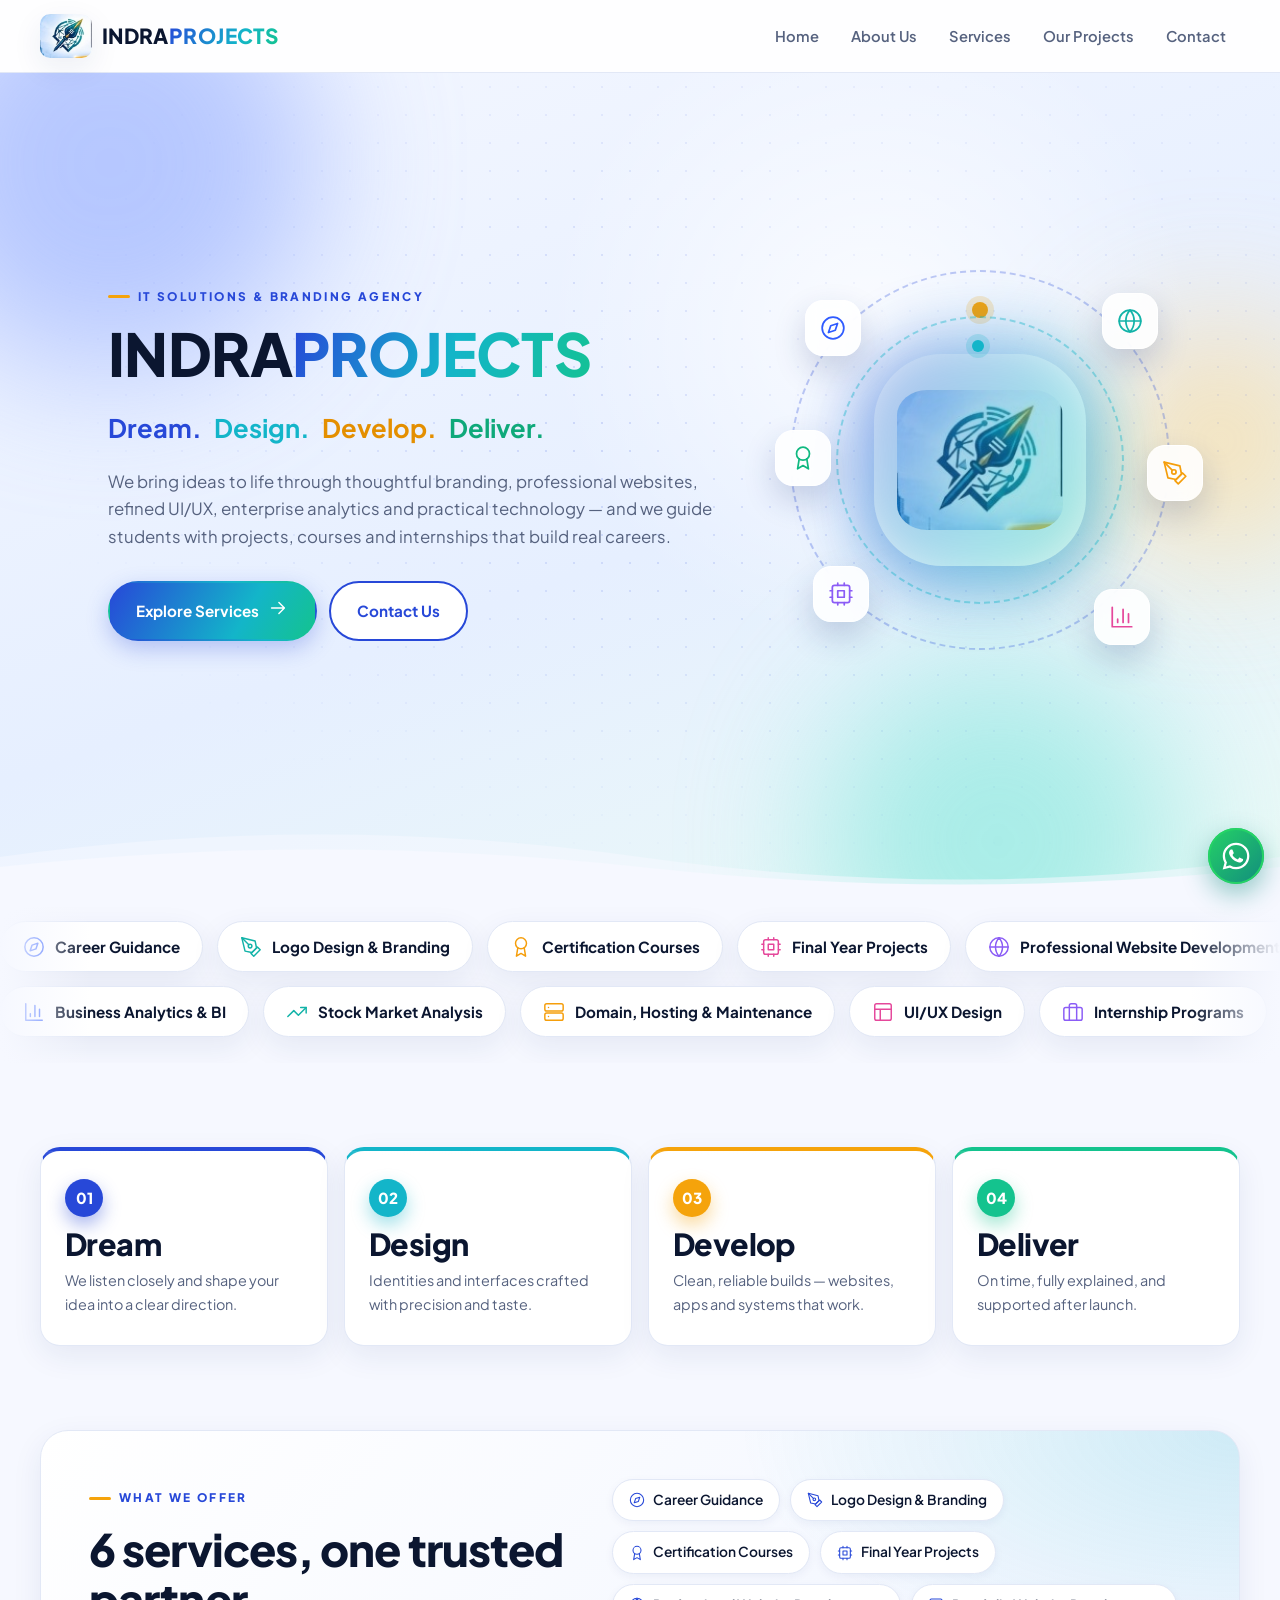
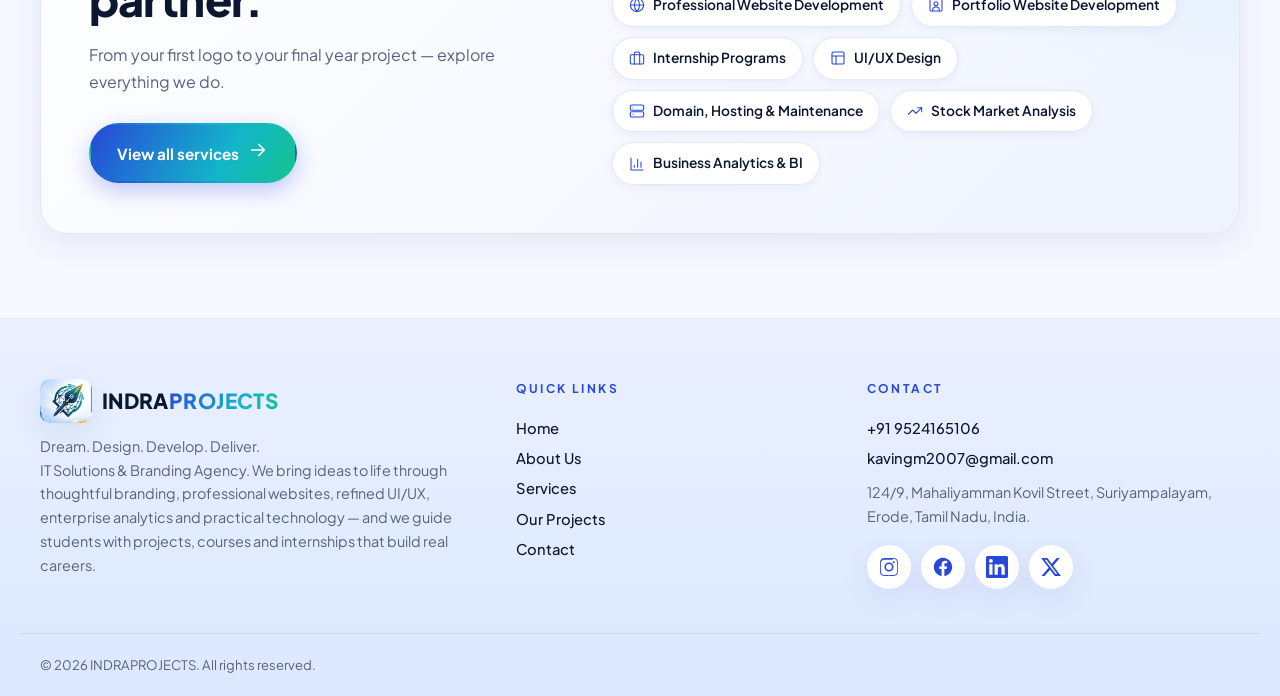
<file: index.html>
<!DOCTYPE html>
<html lang="en">
<head>
<meta charset="UTF-8">
<meta name="viewport" content="width=device-width, initial-scale=1">
<title>INDRAPROJECTS — IT Solutions &amp; Branding Agency</title>
<meta name="description" content="INDRAPROJECTS: websites, branding, UI/UX, final year projects and internships. Dream. Design. Develop. Deliver.">
<meta name="theme-color" content="#06070a">
<link rel="icon" type="image/png" href="assets/favicon.png">
<link rel="preconnect" href="https://fonts.googleapis.com"><link rel="preconnect" href="https://fonts.gstatic.com" crossorigin>
<link rel="stylesheet" href="https://fonts.googleapis.com/css2?family=Plus+Jakarta+Sans:wght@400;500;600;700;800&display=swap">
<link rel="stylesheet" href="css/style.css">
</head>
<body data-page="home">
<div id="site-header"></div>
<main>
<section class="hero"><div class="blob b1"></div><div class="blob b2"></div><div class="blob b3"></div><div class="dots"></div>
<div class="wrap hero-in"><div class="hero-txt"><p class="eyebrow">IT Solutions &amp; Branding Agency</p>
<h1 class="hname"><span>INDRA</span><span class="gold">PROJECTS</span></h1>
<p class="tl"><span>Dream.</span> <span>Design.</span> <span>Develop.</span> <span>Deliver.</span></p>
<p class="in">We bring ideas to life through thoughtful branding, professional websites, refined UI/UX, enterprise analytics and practical technology — and we guide students with projects, courses and internships that build real careers.</p>
<div class="acts"><a class="btn gold-b" href="services.html">Explore Services <i data-ic="arrow"></i></a><a class="btn gold-o" href="contact.html">Contact Us</a></div></div>
<div class="hero-art" aria-hidden="true"><div class="ring r1"></div><div class="ring r2"></div><div class="orb"><img src="assets/logo.png" alt="" width="159" height="135"></div></div></div><div class="wave w2"></div><div class="wave"></div></section>
<section class="marq" aria-hidden="true"><div class="track" id="mq1"></div><div class="track rev" id="mq2"></div></section>
<section class="sec"><div class="wrap"><ol class="steps">
<li><span class="n">01</span><h3>Dream</h3><p class="muted sm">We listen closely and shape your idea into a clear direction.</p></li>
<li><span class="n">02</span><h3>Design</h3><p class="muted sm">Identities and interfaces crafted with precision and taste.</p></li>
<li><span class="n">03</span><h3>Develop</h3><p class="muted sm">Clean, reliable builds — websites, apps and systems that work.</p></li>
<li><span class="n">04</span><h3>Deliver</h3><p class="muted sm">On time, fully explained, and supported after launch.</p></li></ol></div></section>
<section class="sec" style="padding-top:0"><div class="wrap"><div class="tz"><div><p class="eyebrow">What we offer</p>
<h2 class="t"><span id="count">11</span> services, one trusted partner.</h2><p class="muted" style="margin:18px 0 28px">From your first logo to your final year project — explore everything we do.</p>
<a class="btn gold-b" href="services.html">View all services <i data-ic="arrow"></i></a></div><ul class="pills" id="teaser"></ul></div></div></section>
</main>
<div id="site-footer"></div>
<script src="js/icons.js"></script>
<script src="js/data.js"></script>
<script src="js/main.js"></script>
</body>
</html>
</file>
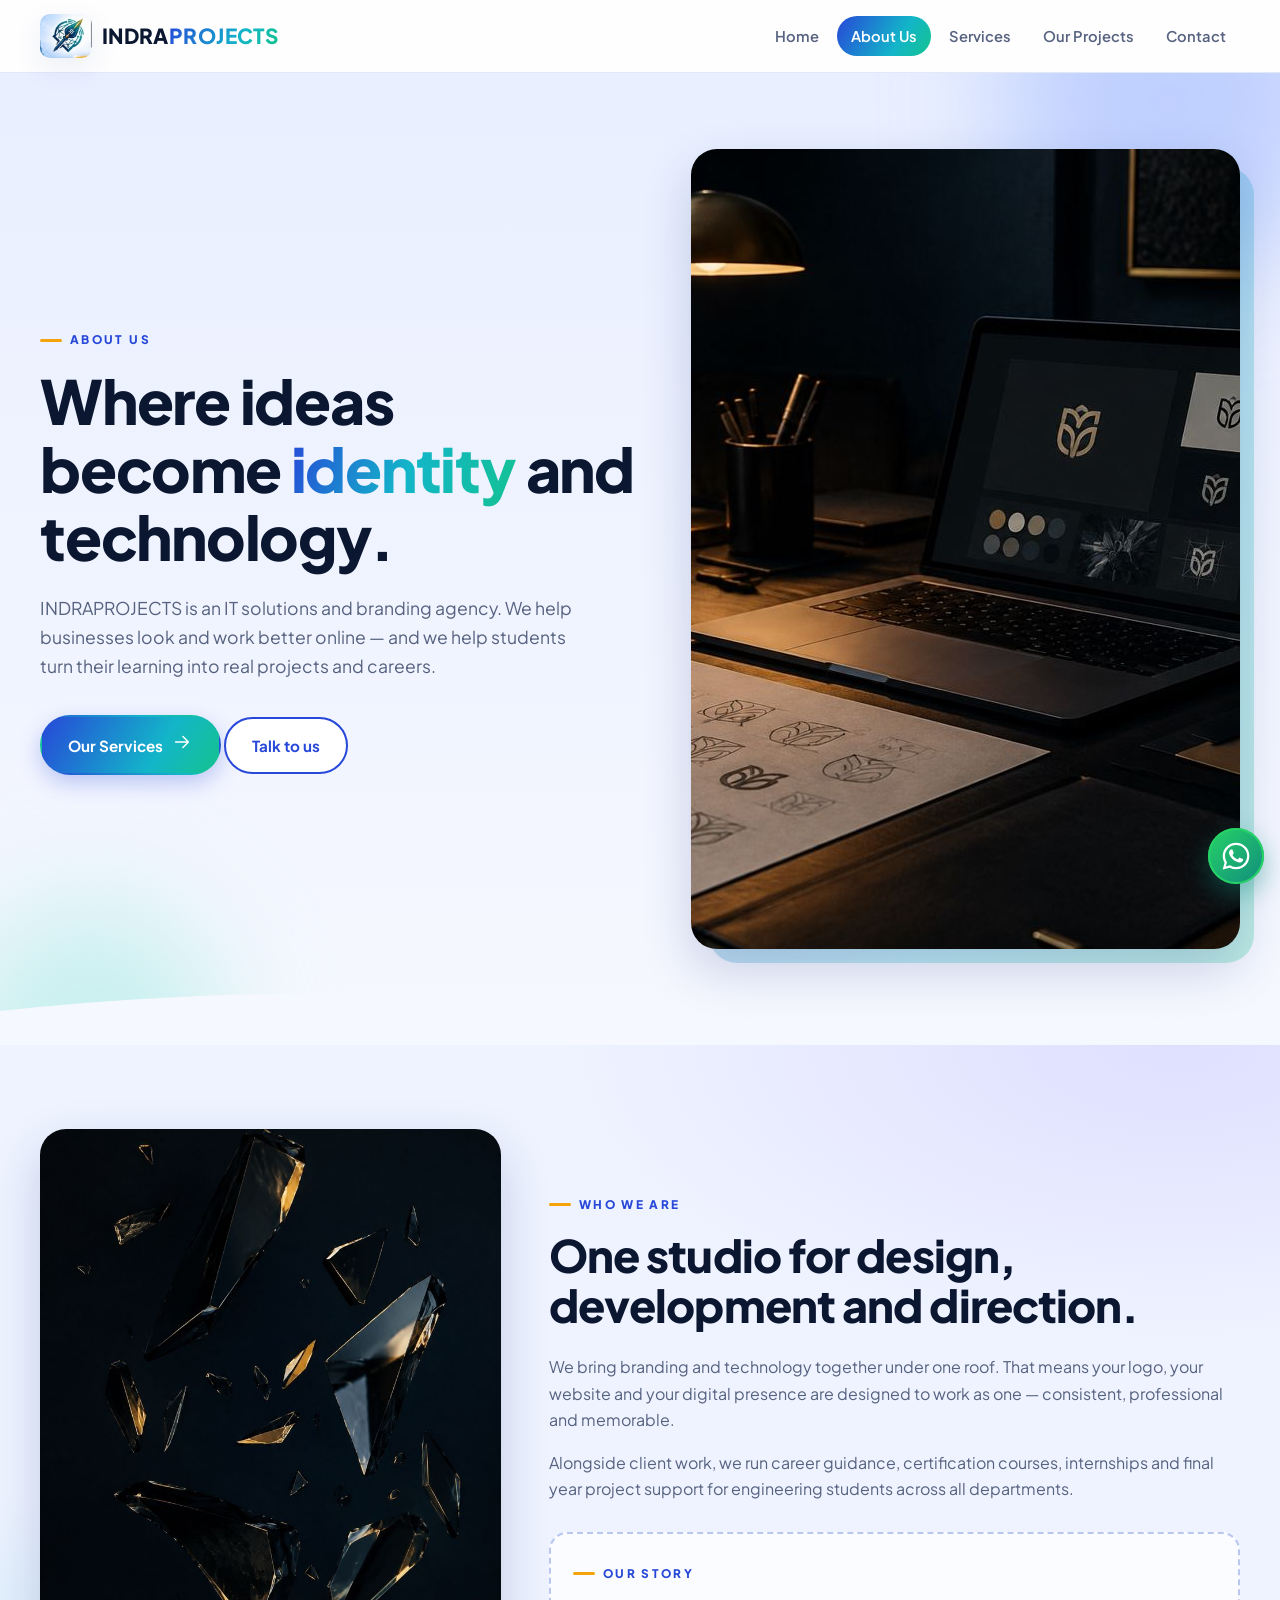
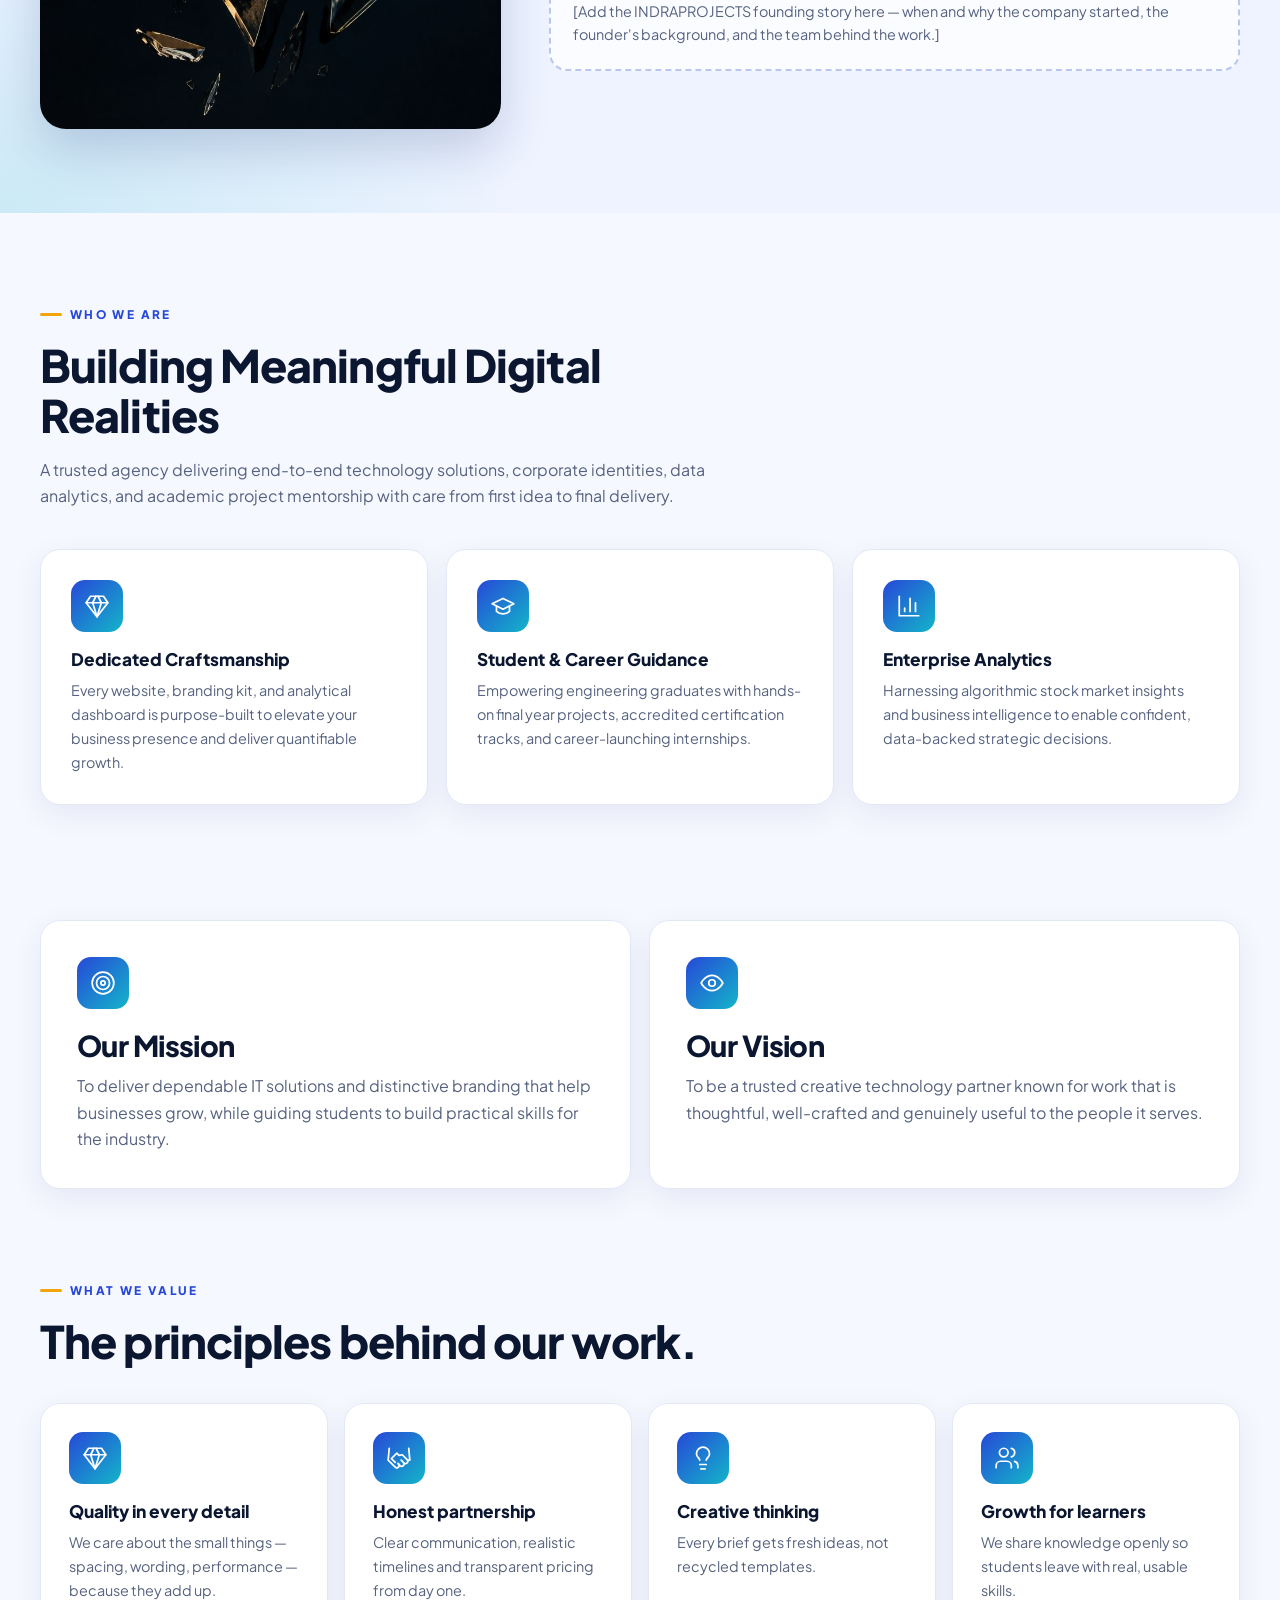
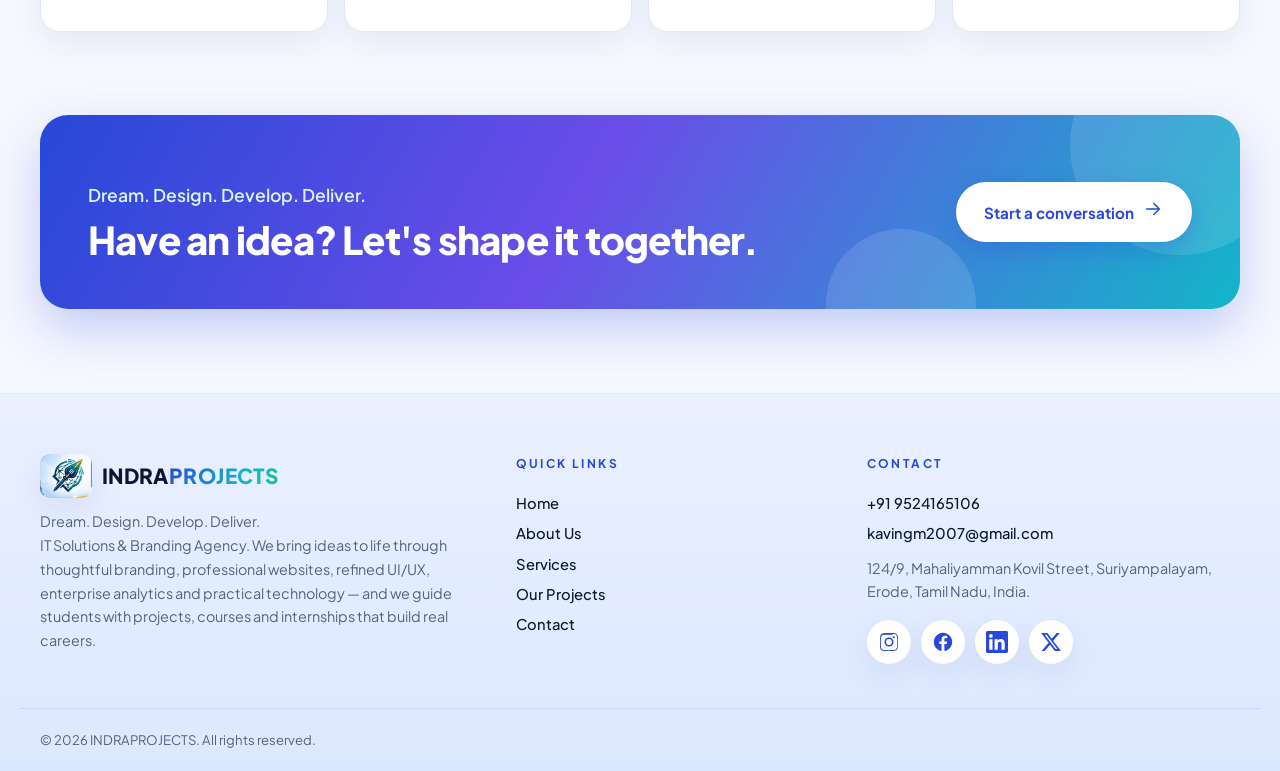
<file: about.html>
<!DOCTYPE html>
<html lang="en">
<head>
<meta charset="UTF-8">
<meta name="viewport" content="width=device-width, initial-scale=1">
<title>About Us — INDRAPROJECTS</title>
<meta name="description" content="Meet INDRAPROJECTS, an IT solutions and branding agency combining design, technology and student mentorship.">
<meta name="theme-color" content="#06070a">
<link rel="icon" type="image/png" href="assets/favicon.png">
<link rel="preconnect" href="https://fonts.googleapis.com"><link rel="preconnect" href="https://fonts.gstatic.com" crossorigin>
<link rel="stylesheet" href="https://fonts.googleapis.com/css2?family=Plus+Jakarta+Sans:wght@400;500;600;700;800&display=swap">
<link rel="stylesheet" href="css/style.css">
</head>
<body data-page="about">
<div id="site-header"></div>
<main>
<section class="ph about"><div class="wrap two"><div><p class="eyebrow">About Us</p>
<h1>Where ideas become <span class="gold"><em>identity</em></span> and technology.</h1>
<p class="lead" style="margin:24px 0 34px;color:var(--mut);font-size:1.1rem;max-width:34rem">INDRAPROJECTS is an IT solutions and branding agency. We help businesses look and work better online — and we help students turn their learning into real projects and careers.</p>
<a class="btn gold-b" href="services.html">Our Services <i data-ic="arrow"></i></a> <a class="btn gold-o" href="contact.html">Talk to us</a></div>
<div class="frame"><img src="assets/about-studio.jpg" alt="A dark studio desk with logo sketches and a laptop showing brand designs" width="1200" height="800"></div></div><div class="wave"></div></section>
<section class="sec alt"><div class="wrap two" style="grid-template-columns:.8fr 1.2fr"><img src="assets/about-glass.jpg" alt="" loading="lazy" width="800" height="1200" style="max-height:600px">
<div><p class="eyebrow">Who we are</p><h2 class="t">One studio for design, development and direction.</h2>
<p class="muted" style="margin-top:24px">We bring branding and technology together under one roof. That means your logo, your website and your digital presence are designed to work as one — consistent, professional and memorable.</p>
<p class="muted" style="margin-top:16px">Alongside client work, we run career guidance, certification courses, internships and final year project support for engineering students across all departments.</p>
<div class="story"><p class="eyebrow">Our Story</p><p class="muted sm">[Add the INDRAPROJECTS founding story here — when and why the company started, the founder's background, and the team behind the work.]</p></div></div></div></section>
<section class="sec" style="padding-bottom:30px"><div class="wrap"><div style="max-width:42rem;margin-bottom:40px"><p class="eyebrow">Who we are</p><h2 class="t">Building Meaningful Digital Realities</h2>
<p class="muted" style="margin-top:16px">A trusted agency delivering end-to-end technology solutions, corporate identities, data analytics, and academic project mentorship with care from first idea to final delivery.</p></div>
<ul class="grid g3">
<li class="card pil"><i data-ic="gem" class="ic gd"></i><h3>Dedicated Craftsmanship</h3><p>Every website, branding kit, and analytical dashboard is purpose-built to elevate your business presence and deliver quantifiable growth.</p></li>
<li class="card pil"><i data-ic="grad" class="ic gd"></i><h3>Student &amp; Career Guidance</h3><p>Empowering engineering graduates with hands-on final year projects, accredited certification tracks, and career-launching internships.</p></li>
<li class="card pil"><i data-ic="chart" class="ic gd"></i><h3>Enterprise Analytics</h3><p>Harnessing algorithmic stock market insights and business intelligence to enable confident, data-backed strategic decisions.</p></li></ul></div></section>
<section class="sec"><div class="wrap grid g2">
<article class="card mv"><i data-ic="target" class="ic gd"></i><h3>Our Mission</h3><p class="muted">To deliver dependable IT solutions and distinctive branding that help businesses grow, while guiding students to build practical skills for the industry.</p></article>
<article class="card mv"><i data-ic="eye" class="ic gd"></i><h3>Our Vision</h3><p class="muted">To be a trusted creative technology partner known for work that is thoughtful, well-crafted and genuinely useful to the people it serves.</p></article></div></section>
<section class="sec" style="padding-top:0"><div class="wrap"><div style="margin-bottom:36px"><p class="eyebrow">What we value</p><h2 class="t">The principles behind our work.</h2></div><ul class="vals">
<li class="val"><i data-ic="gem" class="ic gd"></i><h3>Quality in every detail</h3><p>We care about the small things — spacing, wording, performance — because they add up.</p></li>
<li class="val"><i data-ic="handshake" class="ic gd"></i><h3>Honest partnership</h3><p>Clear communication, realistic timelines and transparent pricing from day one.</p></li>
<li class="val"><i data-ic="bulb" class="ic gd"></i><h3>Creative thinking</h3><p>Every brief gets fresh ideas, not recycled templates.</p></li>
<li class="val"><i data-ic="users" class="ic gd"></i><h3>Growth for learners</h3><p>We share knowledge openly so students leave with real, usable skills.</p></li></ul></div></section>
<section class="sec" style="padding-top:0"><div class="wrap"><div class="cta"><div><p class="tl">Dream. Design. Develop. Deliver.</p><h2>Have an idea? Let's shape it together.</h2></div><a class="btn gold-b" href="contact.html">Start a conversation <i data-ic="arrow"></i></a></div></div></section>
</main>
<div id="site-footer"></div>
<script src="js/icons.js"></script>
<script src="js/data.js"></script>
<script src="js/main.js"></script>
</body>
</html>
</file>
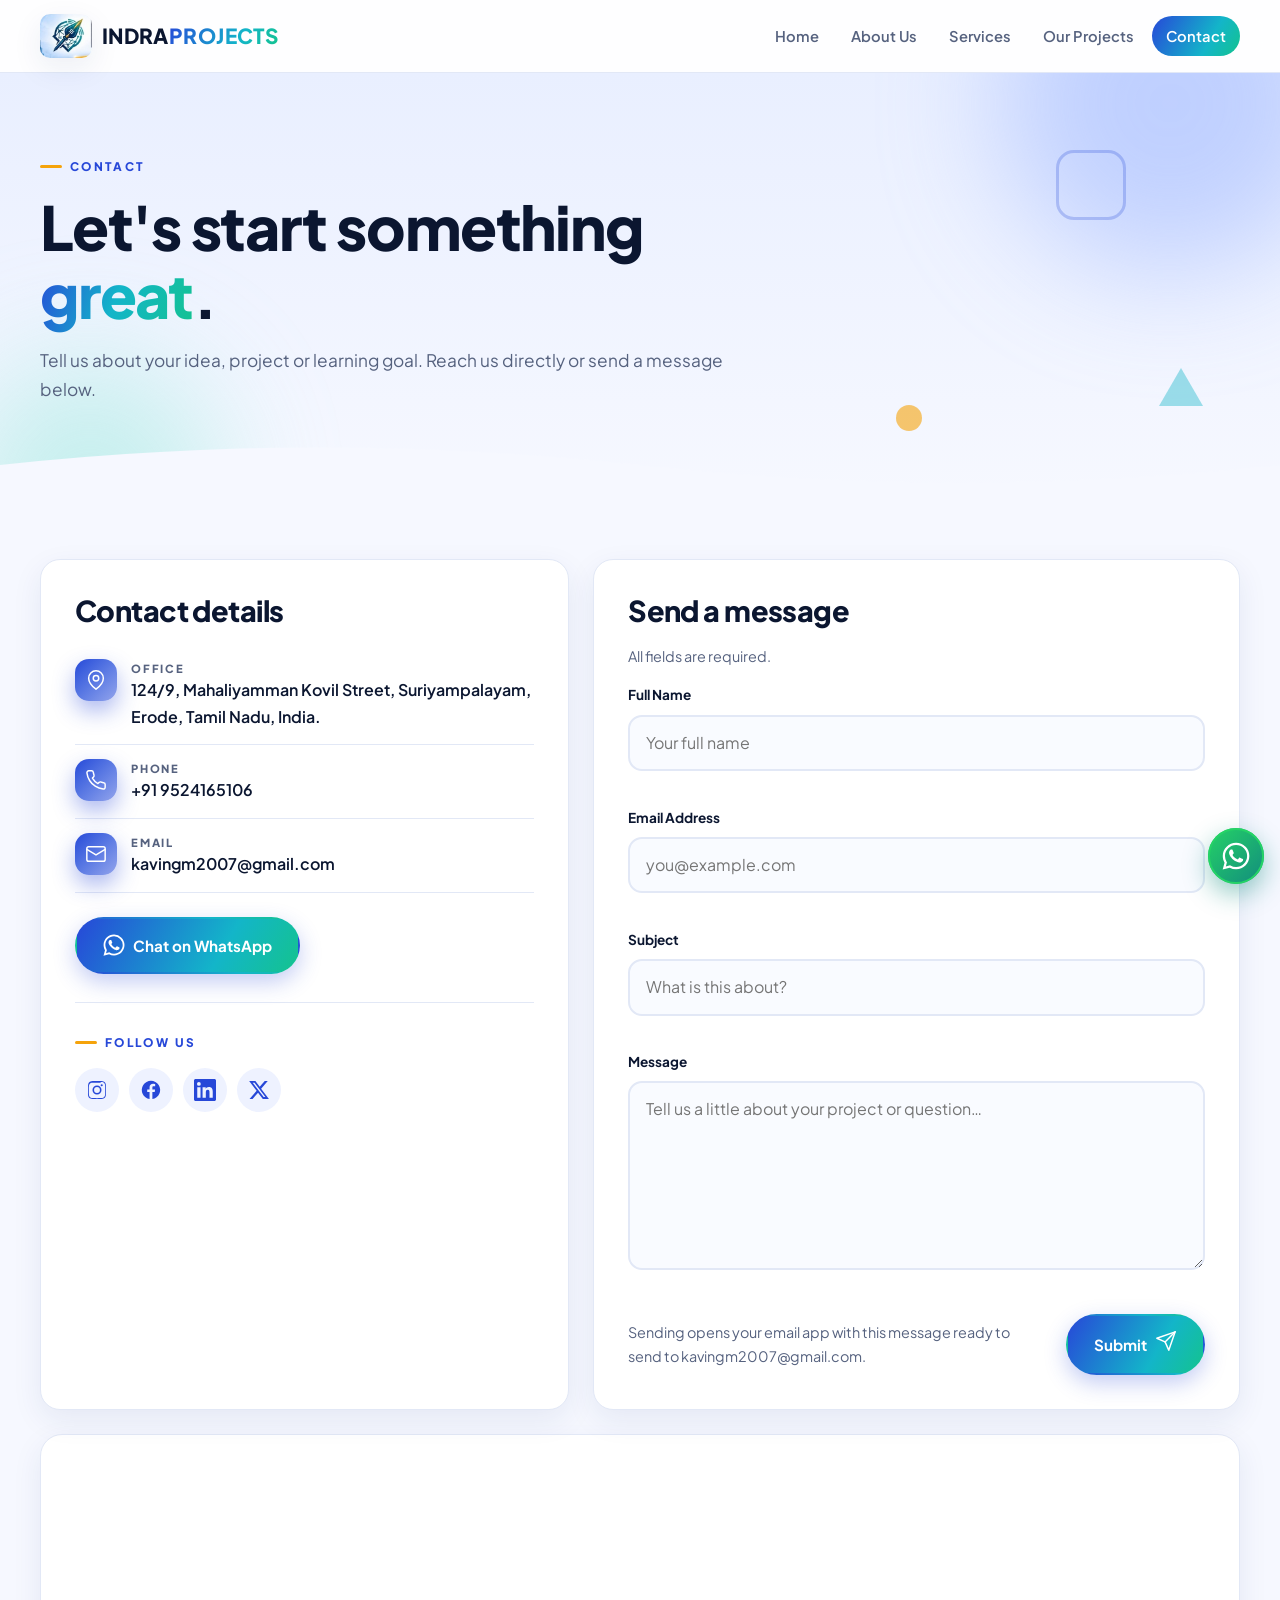
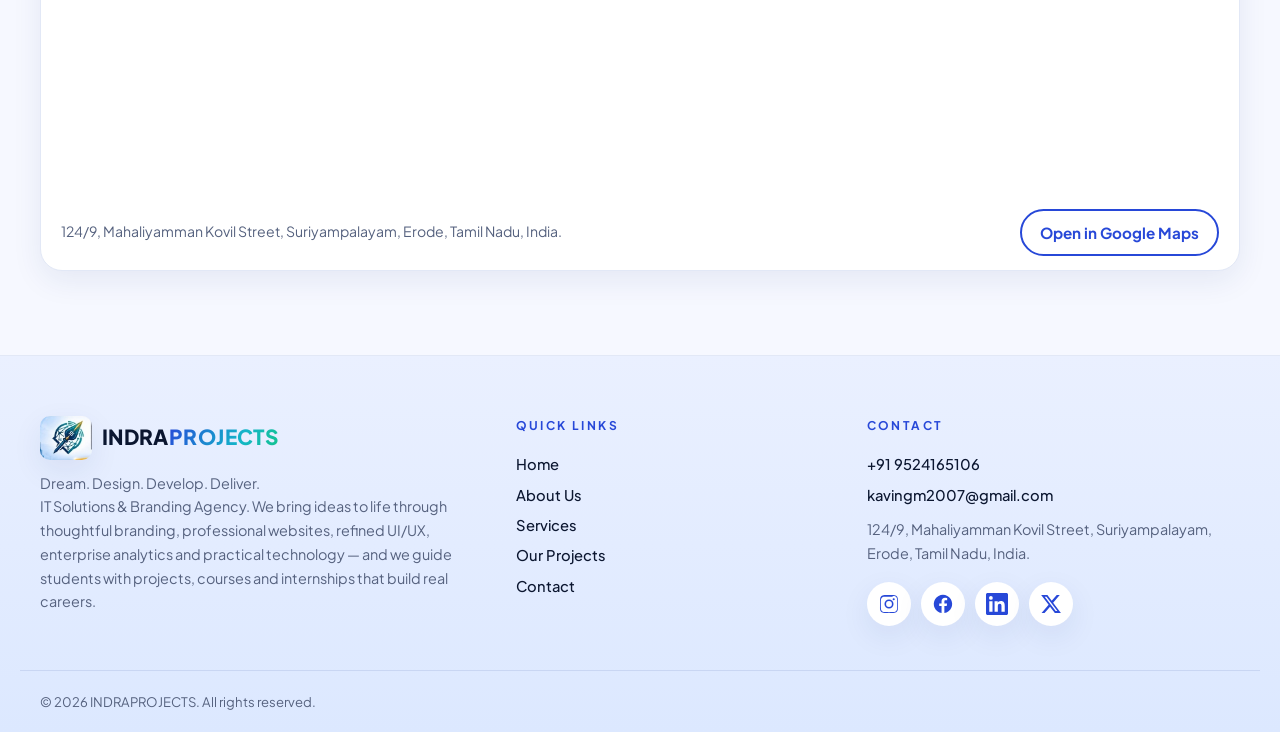
<file: contact.html>
<!DOCTYPE html>
<html lang="en">
<head>
<meta charset="UTF-8">
<meta name="viewport" content="width=device-width, initial-scale=1">
<title>Contact — INDRAPROJECTS</title>
<meta name="description" content="Contact INDRAPROJECTS in Suriyampalayam, Erode. Call or WhatsApp +91 9524165106 or email kavingm2007@gmail.com.">
<meta name="theme-color" content="#06070a">
<link rel="icon" type="image/png" href="assets/favicon.png">
<link rel="preconnect" href="https://fonts.googleapis.com"><link rel="preconnect" href="https://fonts.gstatic.com" crossorigin>
<link rel="stylesheet" href="https://fonts.googleapis.com/css2?family=Plus+Jakarta+Sans:wght@400;500;600;700;800&display=swap">
<link rel="stylesheet" href="css/style.css">
</head>
<body data-page="contact">
<div id="site-header"></div>
<main>
<section class="ph"><div class="wrap"><p class="eyebrow">Contact</p><h1>Let's start something <span class="gold"><em>great</em></span>.</h1><p class="lead">Tell us about your idea, project or learning goal. Reach us directly or send a message below.</p></div><div class="wave"></div></section><section class="sec" style="padding-top:60px"><div class="wrap"><div class="cgrid">
<aside class="card cbox"><h2>Contact details</h2><ul class="det">
<li><a href="https://www.google.com/maps/search/?api=1&amp;query=124%2F9%2C%20Mahaliyamman%20Kovil%20Street%2C%20Suriyampalayam%2C%20Erode%2C%20Tamil%20Nadu%2C%20India." target="_blank" rel="noopener noreferrer"><span class="ico" data-ic="pin"></span><span><span class="l">Office</span><span class="v">124/9, Mahaliyamman Kovil Street, Suriyampalayam, Erode, Tamil Nadu, India.</span></span></a></li>
<li><a href="tel:+919524165106"><span class="ico" data-ic="phone"></span><span><span class="l">Phone</span><span class="v">+91 9524165106</span></span></a></li>
<li><a href="mailto:kavingm2007@gmail.com"><span class="ico" data-ic="mail"></span><span><span class="l">Email</span><span class="v">kavingm2007@gmail.com</span></span></a></li></ul>
<a class="btn gold-b" style="margin-top:24px" href="https://wa.me/919524165106" target="_blank" rel="noopener noreferrer"><svg class="ic" viewBox="0 0 24 24" fill="currentColor" aria-hidden="true" id="wa"></svg> Chat on WhatsApp</a>
<div style="margin-top:28px;padding-top:22px;border-top:1px solid var(--line)"><p class="eyebrow" style="margin-bottom:0">Follow us</p><div class="socs" id="soc"></div></div></aside>
<div class="card cbox"><h2>Send a message</h2><p class="muted sm">All fields are required.</p>
<form id="cform" novalidate>
<label for="name">Full Name</label><input id="name" name="name" autocomplete="name" maxlength="100" placeholder="Your full name"><span class="err" id="e-name"></span>
<label for="email">Email Address</label><input id="email" name="email" type="email" autocomplete="email" maxlength="255" placeholder="you@example.com"><span class="err" id="e-email"></span>
<label for="subject">Subject</label><input id="subject" name="subject" maxlength="150" placeholder="What is this about?"><span class="err" id="e-subject"></span>
<label for="message">Message</label><textarea id="message" name="message" rows="6" maxlength="2000" placeholder="Tell us a little about your project or question…"></textarea><span class="err" id="e-message"></span>
<div class="fnote"><p class="muted sm" style="max-width:24rem">Sending opens your email app with this message ready to send to kavingm2007@gmail.com.</p><button class="btn gold-b" type="submit">Submit <i data-ic="send"></i></button></div>
<p class="ok" id="fstatus" role="status" hidden>Your email app should now be open with the message filled in — press send there to deliver it. If nothing opened, email us at kavingm2007@gmail.com or use WhatsApp.</p></form></div></div>
<div class="map"><iframe id="map" title="INDRAPROJECTS office location on Google Maps" loading="lazy" referrerpolicy="no-referrer-when-downgrade"></iframe><div class="mapbar"><span class="muted">124/9, Mahaliyamman Kovil Street, Suriyampalayam, Erode, Tamil Nadu, India.</span><a id="maplink" class="btn gold-o" style="padding:9px 18px" target="_blank" rel="noopener noreferrer">Open in Google Maps</a></div></div></div></section>
</main>
<div id="site-footer"></div>
<script src="js/icons.js"></script>
<script src="js/data.js"></script>
<script src="js/main.js"></script>
</body>
</html>
</file>
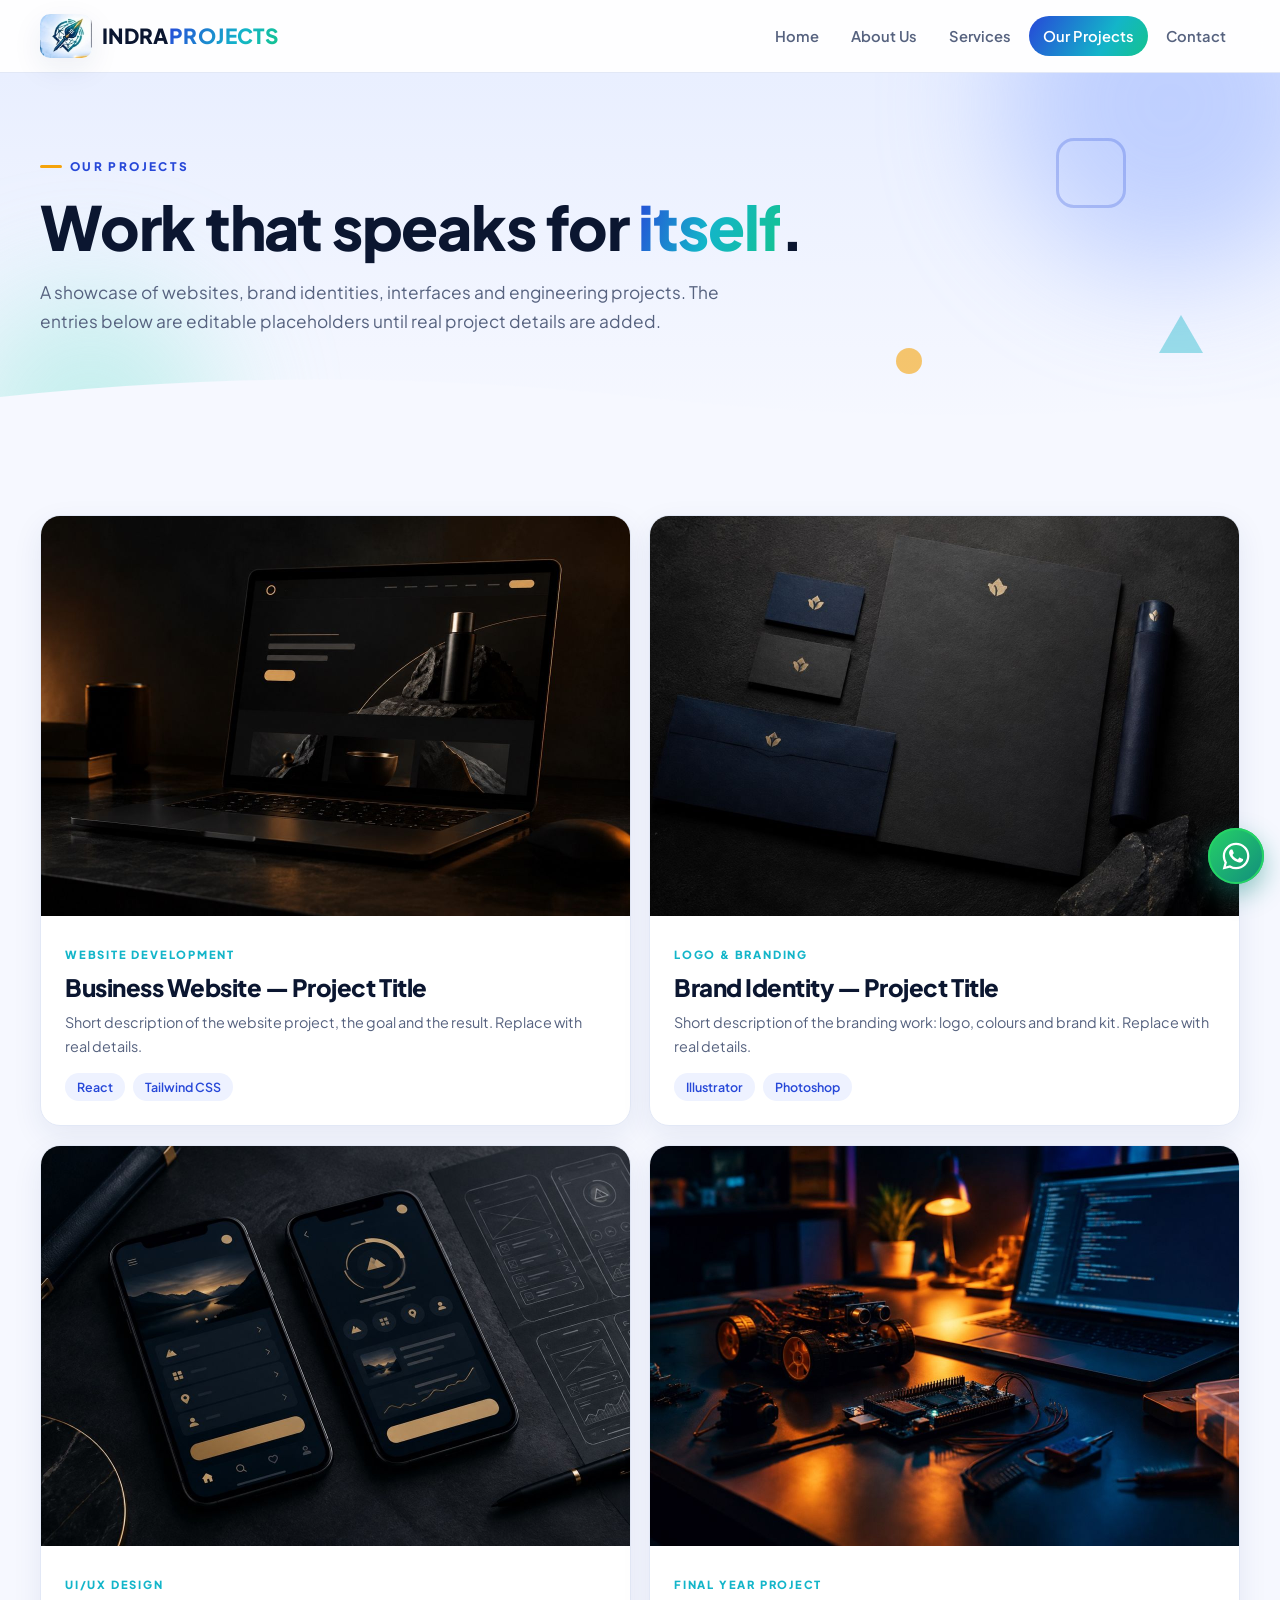
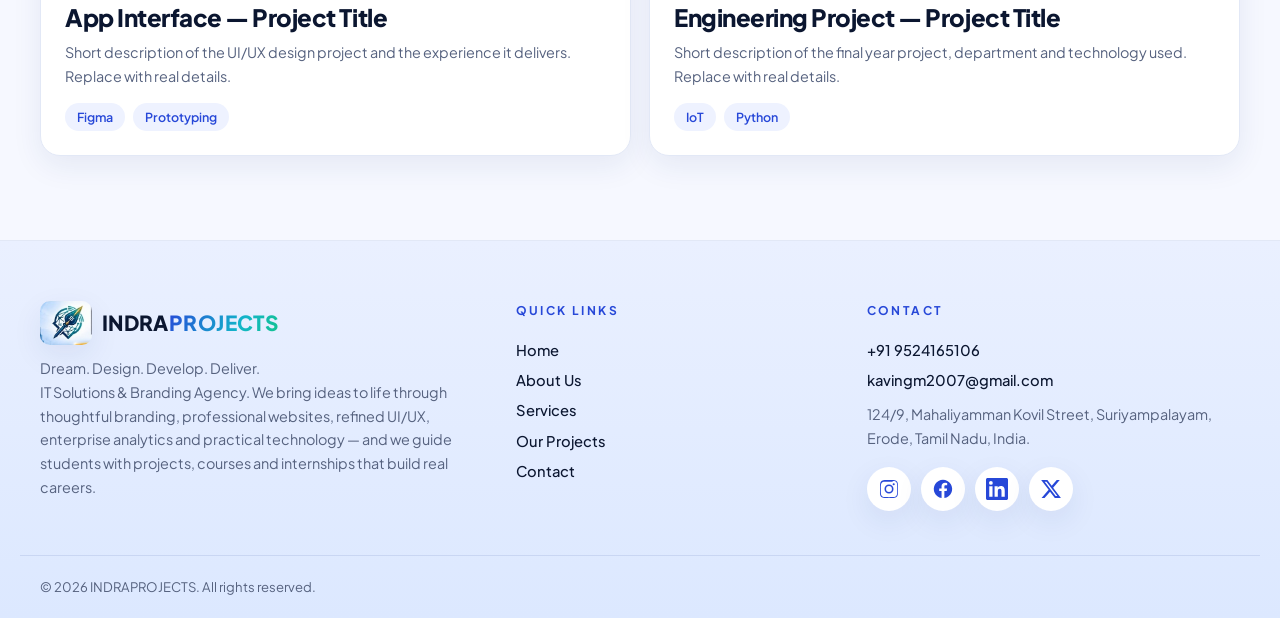
<file: projects.html>
<!DOCTYPE html>
<html lang="en">
<head>
<meta charset="UTF-8">
<meta name="viewport" content="width=device-width, initial-scale=1">
<title>Our Projects — INDRAPROJECTS</title>
<meta name="description" content="A preview of the work INDRAPROJECTS delivers across websites, branding, UI/UX and engineering projects.">
<meta name="theme-color" content="#06070a">
<link rel="icon" type="image/png" href="assets/favicon.png">
<link rel="preconnect" href="https://fonts.googleapis.com"><link rel="preconnect" href="https://fonts.gstatic.com" crossorigin>
<link rel="stylesheet" href="https://fonts.googleapis.com/css2?family=Plus+Jakarta+Sans:wght@400;500;600;700;800&display=swap">
<link rel="stylesheet" href="css/style.css">
</head>
<body data-page="projects">
<div id="site-header"></div>
<main>
<section class="ph"><div class="wrap"><p class="eyebrow">Our Projects</p><h1>Work that speaks for <span class="gold"><em>itself</em></span>.</h1><p class="lead">A showcase of websites, brand identities, interfaces and engineering projects. The entries below are editable placeholders until real project details are added.</p></div><div class="wave"></div></section><section class="sec"><div class="wrap"><ul class="grid g2" id="proj-grid"></ul></div></section>
</main>
<div id="site-footer"></div>
<script src="js/icons.js"></script>
<script src="js/data.js"></script>
<script src="js/main.js"></script>
</body>
</html>
</file>
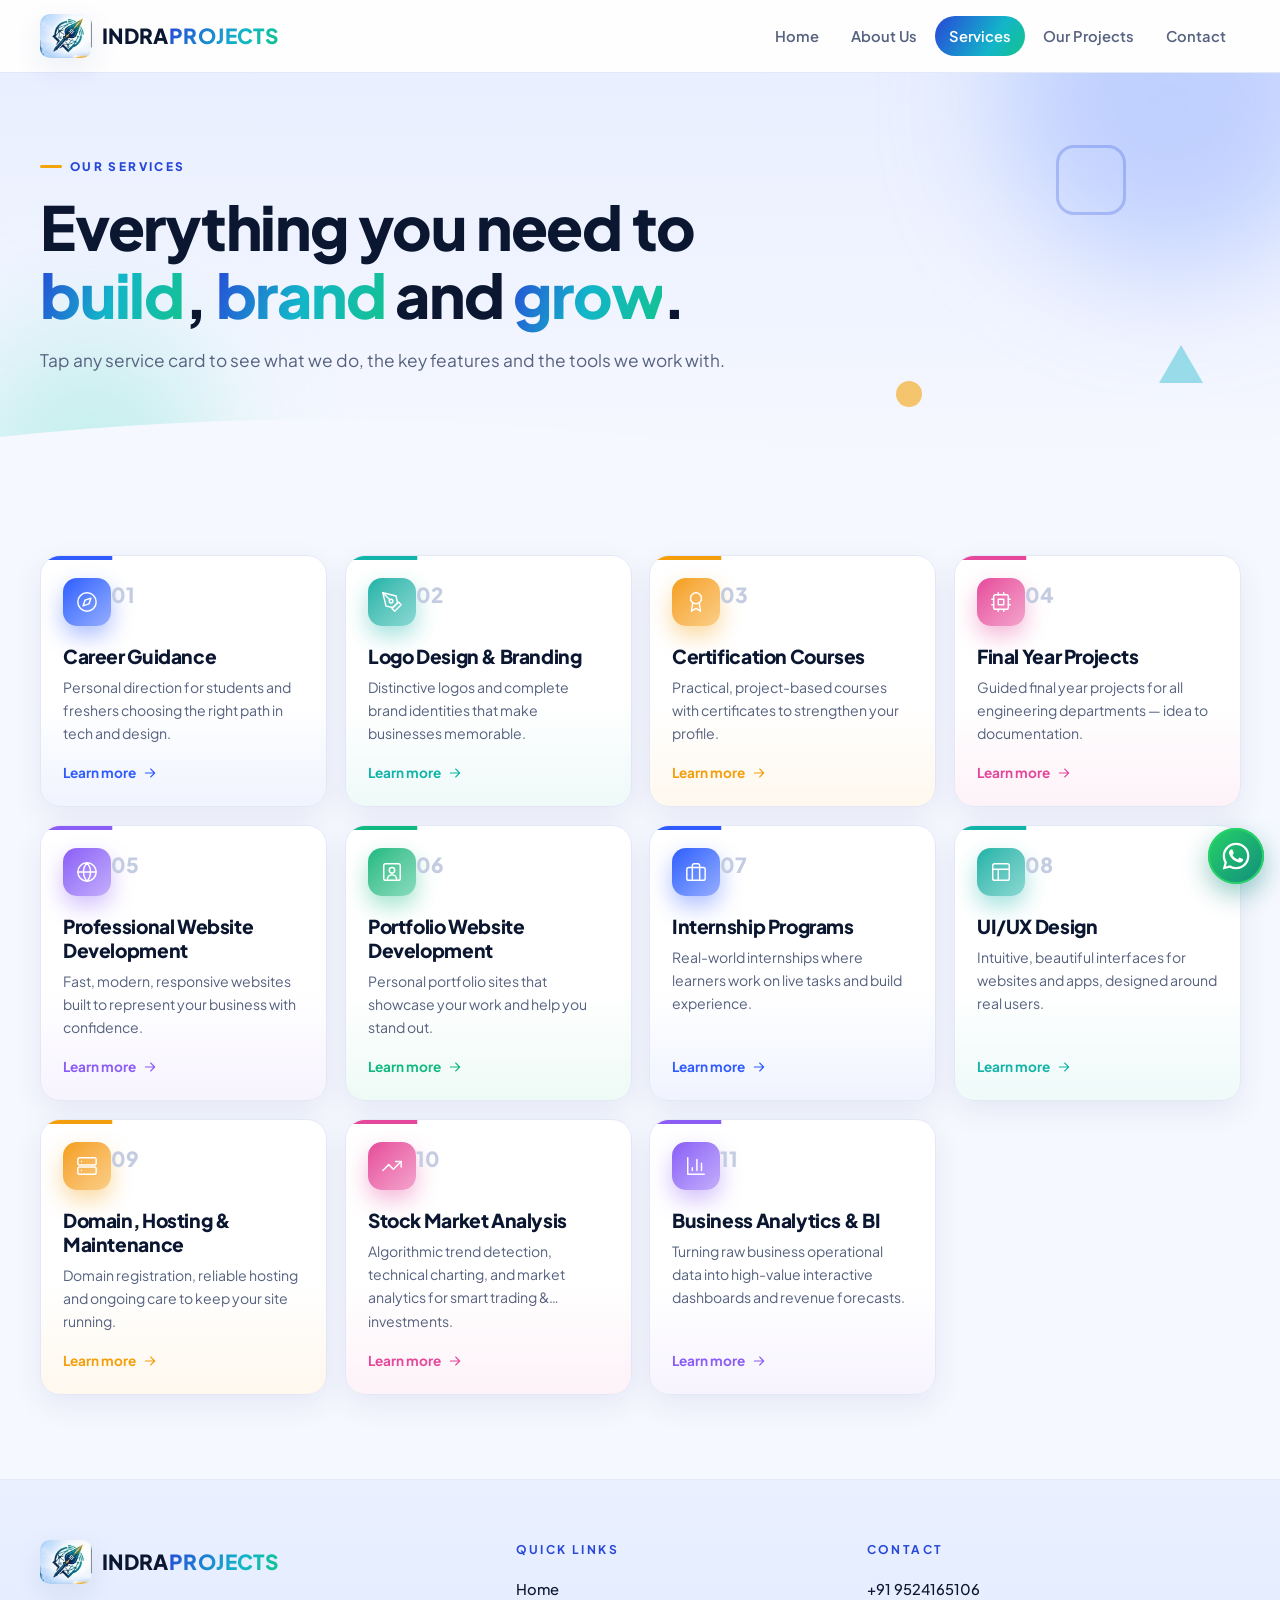
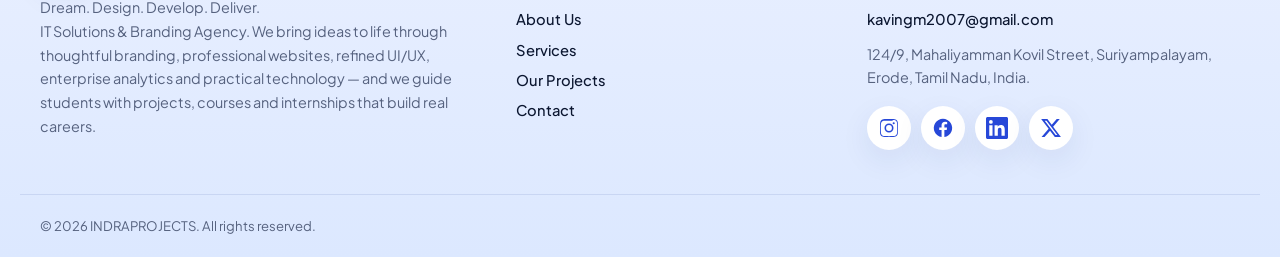
<file: services.html>
<!DOCTYPE html>
<html lang="en">
<head>
<meta charset="UTF-8">
<meta name="viewport" content="width=device-width, initial-scale=1">
<title>Services — INDRAPROJECTS</title>
<meta name="description" content="Career guidance, logo &amp; branding, certification courses, final year projects, websites, portfolios, internships, UI/UX, hosting, stock market analysis and business analytics.">
<meta name="theme-color" content="#06070a">
<link rel="icon" type="image/png" href="assets/favicon.png">
<link rel="preconnect" href="https://fonts.googleapis.com"><link rel="preconnect" href="https://fonts.gstatic.com" crossorigin>
<link rel="stylesheet" href="https://fonts.googleapis.com/css2?family=Plus+Jakarta+Sans:wght@400;500;600;700;800&display=swap">
<link rel="stylesheet" href="css/style.css">
</head>
<body data-page="services">
<div id="site-header"></div>
<main>
<section class="ph"><div class="wrap"><p class="eyebrow">Our Services</p><h1>Everything you need to <span class="gold"><em>build</em></span>, <span class="gold"><em>brand</em></span> and <span class="gold"><em>grow</em></span>.</h1><p class="lead">Tap any service card to see what we do, the key features and the tools we work with.</p></div><div class="wave"></div></section><section class="sec"><div class="wrap"><ul class="grid g4" id="svc-grid"></ul></div></section>
</main>
<div id="site-footer"></div>
<script src="js/icons.js"></script>
<script src="js/data.js"></script>
<script src="js/main.js"></script>
</body>
</html>
</file>
<file: css/style.css>
:root{--bg:#f6f8ff;--fg:#0b1630;--mut:#56627f;--line:#e2e8f6;--panel:#fff;--blue:#2748d8;--teal:#13b5c9;--amber:#f5a30b;--grad:linear-gradient(120deg,#2748d8,#13b5c9 65%,#14c38e);--sh:0 10px 30px rgba(24,48,120,.08);
--gl-line:rgba(15,157,107,.32);--gl-fg:#0a3b2b;--gl-mut:#1c5a42;--gl-acc:#0f9d6b;--sans:"Plus Jakarta Sans",system-ui,-apple-system,"Segoe UI",sans-serif}
*{box-sizing:border-box;margin:0}html{scroll-behavior:smooth;overflow-x:clip}
body{background:var(--bg);color:var(--fg);font:400 16px/1.65 var(--sans);overflow-x:clip;-webkit-font-smoothing:antialiased}
img{max-width:100%;display:block}a{color:inherit;text-decoration:none}ul,ol{list-style:none;padding:0}button{font:inherit;color:inherit;cursor:pointer}
.wrap{max-width:1240px;margin:0 auto;padding:0 20px}.muted{color:var(--mut)}.sm{font-size:.9rem}
.grid>*,.two>*,.cgrid>*,.foot-grid>*,.tz>*{min-width:0}
.ic{width:22px;height:22px;flex:none}.ic.sm{width:16px;height:16px}.g{color:var(--gl-acc)}
h1,h2,h3{font-weight:800;line-height:1.12;letter-spacing:-.02em}em{font-style:normal}
.gold{background:var(--grad);-webkit-background-clip:text;background-clip:text;-webkit-text-fill-color:transparent;padding-bottom:.08em}
.eyebrow{display:inline-flex;align-items:center;gap:8px;font-size:.74rem;font-weight:800;letter-spacing:.2em;text-transform:uppercase;color:var(--blue);margin-bottom:16px}
.eyebrow::before{content:"";width:22px;height:3px;border-radius:3px;background:var(--amber)}.eyebrow.g{color:var(--gl-acc);margin:0}.eyebrow.g::before{display:none}
:focus-visible{outline:3px solid rgba(39,72,216,.45);outline-offset:3px}
/* nav */
.nav{position:sticky;top:0;z-index:50;background:rgba(255,255,255,.86);backdrop-filter:blur(14px);-webkit-backdrop-filter:blur(14px);border-bottom:1px solid var(--line)}
.nav-in{display:flex;align-items:center;justify-content:space-between;height:72px}
.brand{display:flex;align-items:center;gap:10px;font-size:1.3rem;font-weight:800;letter-spacing:.02em;white-space:nowrap}.brand img{height:44px;width:auto;border-radius:10px;box-shadow:var(--sh)}
.brand b{background:var(--grad);-webkit-background-clip:text;background-clip:text;-webkit-text-fill-color:transparent;font-weight:800}
nav{display:flex;gap:4px}nav a{position:relative;padding:8px 14px;font-size:.92rem;font-weight:600;color:var(--mut);border-radius:999px;transition:color .25s,background .25s}
nav a:hover{color:var(--blue);background:rgba(39,72,216,.07)}nav a.on{color:#fff;background:var(--grad)}
.burger{display:none;background:none;border:0;width:44px;height:44px;flex-direction:column;justify-content:center;gap:6px;align-items:center}.burger i{width:24px;height:2.5px;border-radius:2px;background:var(--fg);transition:.25s}
/* buttons */
.btn{display:inline-flex;align-items:center;justify-content:center;gap:8px;padding:14px 26px;border-radius:999px;font-weight:700;font-size:.95rem;border:2px solid transparent;transition:transform .25s,box-shadow .25s,background .25s}
.btn.gold-b{background:var(--grad);color:#fff;box-shadow:0 8px 22px rgba(39,72,216,.28)}.btn.gold-b:hover{transform:translateY(-2px);box-shadow:0 12px 30px rgba(39,72,216,.38)}
.btn.gold-o{border-color:var(--blue);color:var(--blue);background:#fff}.btn.gold-o:hover{background:var(--blue);color:#fff;transform:translateY(-2px)}
.btn.glass-btn{background:linear-gradient(120deg,#0f9d6b,#34d6a0);color:#fff}.btn.glass-btn:hover{box-shadow:0 8px 26px rgba(80,210,150,.35)}
.btn.glass-ghost{background:rgba(255,255,255,.55);border-color:var(--gl-line);color:var(--gl-fg)}.btn.glass-ghost:hover{background:rgba(255,255,255,.85)}
/* sections */
.sec{padding:84px 0}.sec.alt{background:#eaf0ff}
h2.t{font-size:clamp(1.7rem,4.6vw,2.8rem)}
.ph{position:relative;overflow:hidden;padding:76px 0 56px;background:linear-gradient(180deg,#e9efff,var(--bg))}
.ph::before,.ph::after{content:"";position:absolute;border-radius:50%;filter:blur(60px);opacity:.55;animation:drift 14s ease-in-out infinite}
.ph::before{width:340px;height:340px;background:#9db6ff;top:-140px;right:-60px}.ph::after{width:260px;height:260px;background:#9fe9e0;bottom:-120px;left:-40px;animation-delay:-6s}
.ph .wrap{position:relative;z-index:1}.ph h1{font-size:clamp(1.9rem,6.4vw,3.8rem);max-width:18ch}.ph p.lead{margin-top:18px;max-width:56ch;color:var(--mut);font-size:1.08rem}
.card{background:var(--panel);border:1px solid var(--line);border-radius:20px;box-shadow:var(--sh);transition:transform .3s,box-shadow .3s,border-color .3s}
.card:hover{transform:translateY(-5px);box-shadow:0 18px 44px rgba(24,48,120,.16);border-color:rgba(39,72,216,.3)}
.chips{display:flex;flex-wrap:wrap;gap:8px;margin-top:14px}.chips li{padding:4px 12px;border-radius:999px;font-size:.78rem;font-weight:600;background:#eef2ff;color:var(--blue)}
.tag{font-size:.7rem;font-weight:800;letter-spacing:.16em;text-transform:uppercase;color:var(--teal)}
/* hero */
.hero{position:relative;overflow:hidden;perspective:1400px;min-height:calc(100svh - 72px);display:flex;align-items:center;background:linear-gradient(160deg,#f4f7ff,#e6efff 55%,#eafaf6)}
.blob{position:absolute;border-radius:50%;filter:blur(70px);opacity:.6;animation:drift 16s ease-in-out infinite}
.b1{width:420px;height:420px;background:#8fa9ff;top:-120px;left:-100px}.b2{width:360px;height:360px;background:#7fe6dc;bottom:-120px;right:8%;animation-delay:-5s}.b3{width:240px;height:240px;background:#ffd98a;top:30%;right:-60px;animation-delay:-9s}
.dots{position:absolute;inset:0;background-image:radial-gradient(rgba(39,72,216,.16) 1.2px,transparent 1.3px);background-size:28px 28px;mask-image:radial-gradient(ellipse at 60% 40%,#000 15%,transparent 70%);-webkit-mask-image:radial-gradient(ellipse at 60% 40%,#000 15%,transparent 70%)}
.hero-in{position:relative;display:grid;grid-template-columns:1.25fr .75fr;gap:40px;align-items:center;padding-top:56px;padding-bottom:56px}
.hname{font-size:clamp(1.9rem,7.6vw,3.7rem);letter-spacing:-.01em;line-height:1.05;animation:up .8s .1s backwards}.hname span{display:inline-block}
.hero .eyebrow{animation:up .8s backwards}
.tl{margin-top:18px;font-size:clamp(1.05rem,3.6vw,1.6rem);font-weight:700;display:flex;flex-wrap:wrap;gap:6px 12px}
.tl span{display:inline-block;animation:pop .6s backwards}.tl span:nth-child(1){color:var(--blue);animation-delay:.5s}.tl span:nth-child(2){color:var(--teal);animation-delay:.7s}.tl span:nth-child(3){color:#e48f00;animation-delay:.9s}.tl span:nth-child(4){color:#0fa97a;animation-delay:1.1s}
.hero p.in{margin-top:18px;max-width:40rem;color:var(--mut);font-size:1.05rem;animation:up .8s .6s backwards}.acts{margin-top:30px;display:flex;gap:12px;flex-wrap:wrap;animation:up .8s .85s backwards}
.hero-art{position:relative;transform-style:preserve-3d;transform:rotateY(calc(var(--px,0)*14deg)) rotateX(calc(var(--py,0)*-12deg));transition:transform .25s ease-out;display:grid;place-items:center;aspect-ratio:1;width:min(100%,380px);margin:0 auto;animation:up 1s .3s backwards}
.orb{position:relative;z-index:2;width:56%;aspect-ratio:1;display:grid;place-items:center;border-radius:32%;background:#fff;box-shadow:0 24px 60px rgba(39,72,216,.25);animation:float 6s ease-in-out infinite}.orb img{width:78%;height:auto;border-radius:18%}
.ring{position:absolute;inset:0;border-radius:50%;border:2px dashed rgba(39,72,216,.28);animation:spin 26s linear infinite}.ring.r2{inset:12%;border-color:rgba(19,181,201,.4);animation-duration:18s;animation-direction:reverse}
.ring::after{content:"";position:absolute;top:8%;left:50%;width:16px;height:16px;margin-left:-8px;border-radius:50%;background:var(--amber);box-shadow:0 0 0 6px rgba(245,163,11,.2)}.r2::after{background:var(--teal);box-shadow:0 0 0 6px rgba(19,181,201,.2);width:12px;height:12px}
.steps{display:grid;grid-template-columns:repeat(4,1fr);gap:16px}
.steps li{background:var(--panel);border:1px solid var(--line);border-radius:20px;padding:28px 24px;box-shadow:var(--sh);border-top:4px solid var(--a,var(--blue));transition:transform .3s}.steps li:hover{transform:translateY(-5px)}
.steps li:nth-child(2){--a:var(--teal)}.steps li:nth-child(3){--a:var(--amber)}.steps li:nth-child(4){--a:#14c38e}
.steps .n{font-weight:800;color:var(--a,var(--blue));font-size:.95rem}.steps h3{font-size:1.9rem;margin:10px 0 8px}
.tz{display:grid;grid-template-columns:1fr 1.2fr;gap:40px;align-items:center;padding:48px;border-radius:28px;background:linear-gradient(135deg,#fff,#eef3ff);border:1px solid var(--line);box-shadow:var(--sh)}
.pills{display:flex;flex-wrap:wrap;gap:10px}.pills li{display:flex;align-items:center;gap:8px;padding:9px 16px;border-radius:999px;background:#fff;border:1px solid var(--line);font-size:.86rem;font-weight:600;box-shadow:0 3px 10px rgba(24,48,120,.05);transition:transform .25s,border-color .25s}.pills li:hover{transform:translateY(-3px);border-color:var(--blue)}.pills .ic{color:var(--blue)}
/* services */
.grid{display:grid;gap:18px}.g4{grid-template-columns:repeat(4,1fr)}.g3{grid-template-columns:repeat(3,1fr)}.g2{grid-template-columns:repeat(2,1fr)}
#svc-grid>li:nth-child(6n+1),#proj-grid>li:nth-child(6n+1){--a:#2f5bff}#svc-grid>li:nth-child(6n+2){--a:#12b3a8}#svc-grid>li:nth-child(6n+3){--a:#f59e0b}#svc-grid>li:nth-child(6n+4){--a:#e5489b}#svc-grid>li:nth-child(6n+5){--a:#8b5cf6}#svc-grid>li:nth-child(6n+6){--a:#10b981}
.svc{position:relative;width:100%;height:100%;display:flex;flex-direction:column;text-align:left;padding:22px;overflow:hidden}
.svc::before{content:"";position:absolute;left:0;right:0;top:0;height:4px;background:var(--a,var(--blue));transform:scaleX(.25);transform-origin:left;transition:transform .35s}.svc:hover::before{transform:none}
.svc-top{display:flex;justify-content:space-between;align-items:flex-start}.num{font-weight:800;color:#c4cce2;font-size:1.3rem}
.ico{display:grid;place-items:center;width:48px;height:48px;border-radius:14px;color:var(--a,var(--blue));background:color-mix(in srgb,var(--a,var(--blue)) 12%,#fff)}.ico.g{background:rgba(255,255,255,.7);border:1px solid var(--gl-line);color:var(--gl-acc)}
.svc h2{font-size:1.2rem;line-height:1.25;margin:18px 0 8px}.svc p{color:var(--mut);font-size:.88rem;flex:1}.clamp{display:-webkit-box;-webkit-line-clamp:3;-webkit-box-orient:vertical;overflow:hidden}
.more{margin-top:16px;display:inline-flex;gap:6px;align-items:center;font-size:.85rem;font-weight:700;color:var(--a,var(--blue))}.more .ic{transition:transform .25s}.svc:hover .more .ic{transform:translateX(4px)}
/* green glass popup */
.modal{position:fixed;inset:0;z-index:200;display:grid;place-items:center;padding:16px}.modal[hidden]{display:none}
.m-bg{position:absolute;inset:0;background:rgba(200,225,255,.45);backdrop-filter:blur(10px);-webkit-backdrop-filter:blur(10px);opacity:0;transition:opacity .3s}
.glass{position:relative;width:100%;max-width:680px;max-height:88vh;overflow:auto;padding:38px;border-radius:28px;color:var(--gl-fg);border:1px solid var(--gl-line);
 background:linear-gradient(145deg,rgba(255,255,255,.72),rgba(170,242,208,.7) 55%,rgba(120,225,185,.62));backdrop-filter:blur(26px) saturate(150%);-webkit-backdrop-filter:blur(26px) saturate(150%);
 box-shadow:0 30px 80px rgba(20,90,70,.28),inset 0 1px 0 rgba(255,255,255,.8);opacity:0;transform:translateY(18px) scale(.96);transition:opacity .3s,transform .3s}
.modal.open .m-bg{opacity:1}.modal.open .glass{opacity:1;transform:none}
.m-x{position:absolute;top:16px;right:16px;width:40px;height:40px;border-radius:50%;border:1px solid var(--gl-line);background:transparent;display:grid;place-items:center;color:var(--gl-fg)}.m-x:hover{background:rgba(255,255,255,.7)}
.m-head{display:flex;gap:16px;align-items:center;padding-right:44px}.m-head .ico{width:54px;height:54px;flex:none}.m-head h3{font-size:clamp(1.5rem,4.4vw,2.2rem);margin-top:4px}
.m-p{margin-top:22px;color:var(--gl-mut)}.glass h4{margin:26px 0 12px;font-size:.85rem;letter-spacing:.06em}
.m-feat{display:grid;grid-template-columns:1fr 1fr;gap:12px}.m-feat li{display:flex;gap:10px;font-size:.9rem;color:var(--gl-mut)}.m-feat .ic{color:var(--gl-acc);margin-top:3px}
.glass .chips li{border:1px solid var(--gl-line);background:rgba(255,255,255,.6);color:var(--gl-fg)}
.m-act{display:flex;justify-content:flex-end;gap:12px;margin-top:30px;flex-wrap:wrap}
/* about */
.two{display:grid;grid-template-columns:1.1fr 1fr;gap:48px;align-items:center}.two img{border-radius:26px;width:100%;object-fit:cover;box-shadow:0 20px 50px rgba(24,48,120,.2)}
.frame{position:relative}.frame::before{content:"";position:absolute;inset:18px -14px -14px 18px;border-radius:28px;background:var(--grad);opacity:.25;z-index:-1}
.about h1{font-size:clamp(1.9rem,6.2vw,3.8rem);max-width:none}.story{margin-top:30px;padding:22px;border:2px dashed #b9c6ee;border-radius:18px;background:rgba(255,255,255,.7)}
.pil{padding:30px}.pil h3,.val h3{font-size:1.08rem;font-weight:800;margin:18px 0 10px;letter-spacing:0}.pil p,.val p{font-size:.9rem;color:var(--mut)}
.ic.gd{color:var(--blue);width:26px;height:26px}[data-ic].ic.gd{display:inline-grid;place-items:center;width:52px;height:52px;border-radius:14px;background:#eef2ff}[data-ic].ic.gd svg{width:26px;height:26px}
.val{background:var(--panel);padding:28px;border:1px solid var(--line);border-radius:20px;box-shadow:var(--sh);transition:transform .3s}.val:hover{transform:translateY(-5px)}.vals{display:grid;grid-template-columns:repeat(4,1fr);gap:16px}
.mv{padding:36px}.mv h3{font-size:1.8rem;margin:20px 0 12px}
.cta{display:flex;justify-content:space-between;align-items:center;gap:28px;padding:48px;border-radius:28px;color:#fff;background:linear-gradient(120deg,#4a74f5,#22bcd6 70%,#34d3a8);box-shadow:0 20px 50px rgba(39,72,216,.25)}
.cta .tl{display:block;font-size:1.1rem;color:#d7f3ff;font-weight:600}.cta h2{font-size:clamp(1.5rem,4vw,2.4rem);margin-top:8px}.cta .btn{background:#fff;color:var(--blue);flex:none}.cta .btn:hover{transform:translateY(-2px)}
/* projects */
.proj{overflow:hidden;display:flex;flex-direction:column}.proj img{aspect-ratio:3/2;width:100%;object-fit:cover;transition:transform .5s}.proj:hover img{transform:scale(1.05)}.proj>img{border-radius:0}.pimg{overflow:hidden}.pb{padding:24px}.pb h2{font-size:1.5rem;margin:8px 0 10px}.pb .btn{margin-top:18px;padding:10px 20px}
/* contact */
.cgrid{display:grid;grid-template-columns:.9fr 1.1fr;gap:24px}.cbox{padding:34px}.cbox:hover{transform:none}.cbox h2{font-size:1.8rem;margin-bottom:18px}
.det a{display:flex;gap:14px;align-items:flex-start;padding:14px 0;border-bottom:1px solid var(--line);word-break:break-word}.det a:hover .v{color:var(--blue)}.det .l{display:block;font-size:.7rem;font-weight:800;letter-spacing:.16em;text-transform:uppercase;color:var(--mut)}.det .v{display:block;font-weight:600;transition:color .25s}
.det .ico{width:42px;height:42px;flex:none;--a:var(--blue)}.socs{display:flex;gap:10px;margin-top:16px;flex-wrap:wrap}.soc{display:grid;place-items:center;width:44px;height:44px;border-radius:50%;background:#eef2ff;color:var(--blue);transition:.25s}.soc:hover{background:var(--grad);color:#fff;transform:translateY(-3px)}
label{display:block;font-size:.85rem;font-weight:700;margin:16px 0 8px}
input,textarea{width:100%;padding:13px 16px;border-radius:14px;border:2px solid var(--line);background:#f9fbff;color:var(--fg);font:inherit;transition:border-color .25s,box-shadow .25s}input:focus,textarea:focus{outline:0;border-color:var(--blue);box-shadow:0 0 0 4px rgba(39,72,216,.12);background:#fff}
[aria-invalid="true"]{border-color:#e0584a}.err{display:block;min-height:1.2em;font-size:.8rem;color:#d3392a;margin-top:4px}
.fnote{display:flex;gap:12px;align-items:center;justify-content:space-between;flex-wrap:wrap;margin-top:18px}.ok{margin-top:16px;padding:14px;border-radius:14px;font-size:.88rem;background:#e8f8f1;color:#0b6b4a;border:1px solid #b7e8d3}
.map{margin-top:24px;overflow:hidden;border-radius:22px;border:1px solid var(--line);box-shadow:var(--sh);background:#fff}.map iframe{display:block;width:100%;height:360px;border:0}
.mapbar{display:flex;justify-content:space-between;gap:12px;flex-wrap:wrap;align-items:center;padding:14px 20px;font-size:.88rem}
/* footer */
.foot{position:relative;background:linear-gradient(180deg,#eaf0ff,#dce8ff);color:var(--fg);padding-top:60px;border-top:1px solid var(--line)}.foot-grid{display:grid;grid-template-columns:1.4fr 1fr 1.2fr;gap:40px}.foot h4{font-size:.75rem;letter-spacing:.2em;text-transform:uppercase;color:var(--blue);margin-bottom:14px}
.fl{display:block;color:var(--mut);font-weight:500;padding:3px 0;font-size:.92rem;transition:color .25s,transform .25s;word-break:break-word}.fl:hover{color:var(--blue);transform:translateX(3px)}.foot .brand{margin-bottom:12px}.foot p{margin-top:8px}
.copy{margin-top:44px;padding:20px;border-top:1px solid rgba(39,72,216,.14);font-size:.82rem;color:var(--mut)}
/* animation */
@keyframes up{from{opacity:0;transform:translateY(26px)}}@keyframes pop{from{opacity:0;transform:scale(.6) translateY(10px)}}
@keyframes drift{50%{transform:translate(40px,30px) scale(1.12)}}@keyframes spin{to{transform:rotate(360deg)}}@keyframes float{0%,100%{transform:translateZ(70px) translateY(0)}50%{transform:translateZ(70px) translateY(-16px)}}
.rv{opacity:0}.rv.in{opacity:1;animation:up .7s backwards;animation-delay:calc(var(--d,0)*70ms)}
/* responsive */
@media(max-width:1100px){.g4{grid-template-columns:repeat(3,1fr)}}
@media(max-width:1000px){.hero-in{grid-template-columns:1fr;text-align:left}.hero-art{width:min(70%,300px);order:-1}}
@media(max-width:900px){.g4,.g3{grid-template-columns:repeat(2,1fr)}.steps,.vals{grid-template-columns:repeat(2,1fr)}.two,.cgrid,.tz,.foot-grid{grid-template-columns:1fr}.tz{padding:30px}.cta{flex-direction:column;align-items:flex-start;padding:32px}.sec{padding:64px 0}
 .burger{display:flex}nav{position:absolute;top:72px;left:0;right:0;flex-direction:column;gap:4px;padding:10px 20px 18px;background:rgba(255,255,255,.98);border-bottom:1px solid var(--line);box-shadow:0 20px 30px rgba(24,48,120,.1);display:none}.menu-open nav{display:flex}nav a{padding:12px 16px}
 .menu-open .burger i:nth-child(1){transform:translateY(8.5px) rotate(45deg)}.menu-open .burger i:nth-child(2){opacity:0}.menu-open .burger i:nth-child(3){transform:translateY(-8.5px) rotate(-45deg)}}
@media(max-width:600px){.g4,.g3,.g2,.steps,.vals{grid-template-columns:1fr}.glass{padding:24px 18px}.m-feat{grid-template-columns:1fr}.sec{padding:52px 0}.ph{padding:52px 0 40px}.cbox{padding:22px}.brand{font-size:1.05rem;gap:8px}.brand img{height:38px}.tz{padding:24px}.hero-in{padding-top:28px}.m-act .btn,.acts .btn,.cta .btn{width:100%}.mapbar .btn{width:100%}.map iframe{height:280px}.steps li{padding:22px}}
@media(prefers-reduced-motion:reduce){*,*::before,*::after{animation-duration:.01ms!important;animation-delay:0s!important;animation-iteration-count:1!important;transition-duration:.01ms!important;scroll-behavior:auto!important}}

/* ===== Premium motion layer ===== */
.prog{position:fixed;top:0;left:0;height:4px;width:100%;transform-origin:left;transform:scaleX(var(--p,0));background:var(--grad);z-index:120}
.nav{transition:box-shadow .3s}.nav.sc{box-shadow:0 10px 34px rgba(24,48,120,.12)}
.hero::after{content:"";position:absolute;inset:0;pointer-events:none;background:radial-gradient(520px circle at var(--sx,68%) var(--sy,30%),rgba(255,255,255,.75),transparent 62%)}
.hero-in{z-index:2}.hero-txt{transform:translate3d(calc(var(--px,0)*-8px),calc(var(--py,0)*-6px),0);transition:transform .3s ease-out}
.hname span:first-child{animation:flip .9s .15s backwards cubic-bezier(.2,.8,.2,1);transform-origin:50% 100%}
.hname .gold{background-image:linear-gradient(110deg,#2748d8,#13b5c9,#14c38e,#13b5c9,#2748d8);background-size:220% 100%;animation:flip .9s .35s backwards cubic-bezier(.2,.8,.2,1),shine 5s linear infinite;transform-origin:50% 100%}
@keyframes flip{from{opacity:0;transform:perspective(600px) rotateX(-80deg) translateY(30px)}}@keyframes shine{to{background-position:220% 0}}
.dots{animation:dotmove 30s linear infinite}@keyframes dotmove{to{background-position:280px 280px}}
.ring.r1{transform:translateZ(10px)}.ring.r2{transform:translateZ(30px)}
.hero-art::after{content:"";position:absolute;inset:16%;z-index:1;border-radius:40%;background:var(--grad);filter:blur(30px);opacity:.4;animation:pulse 3.5s ease-in-out infinite;transform:translateZ(20px)}
@keyframes pulse{50%{transform:translateZ(20px) scale(1.15);opacity:.65}}
.fb{position:absolute;z-index:3;width:56px;height:56px;display:grid;place-items:center;border-radius:18px;background:rgba(255,255,255,.88);backdrop-filter:blur(8px);color:var(--a,var(--blue));border:1px solid #fff;box-shadow:0 14px 32px rgba(24,48,120,.2);animation:bob 5s ease-in-out infinite;animation-delay:var(--dl,0s);transform:translateZ(120px)}
.fb .ic{width:26px;height:26px}@keyframes bob{0%,100%{transform:translateZ(120px) translateY(0) rotate(-4deg)}50%{transform:translateZ(120px) translateY(-18px) rotate(5deg)}}
.pt{position:absolute;bottom:-20px;border-radius:50%;background:var(--c,#8fa9ff);opacity:0;animation:rise var(--t,12s) linear infinite;animation-delay:var(--dl,0s);pointer-events:none}
@keyframes rise{10%{opacity:.55}90%{opacity:.35}to{transform:translateY(-110vh) translateX(var(--dx,30px));opacity:0}}
.wave{position:absolute;left:0;bottom:-1px;width:200%;height:70px;z-index:1;background:url("data:image/svg+xml,%3Csvg xmlns='http://www.w3.org/2000/svg' viewBox='0 0 1200 80' preserveAspectRatio='none'%3E%3Cpath d='M0 40Q300 0 600 40T1200 40V80H0Z' fill='%23f6f8ff'/%3E%3C/svg%3E") repeat-x;background-size:50% 100%;animation:wave 14s linear infinite}
.wave.w2{opacity:.55;height:90px;animation-duration:22s;animation-direction:reverse;z-index:0}@keyframes wave{to{transform:translateX(-50%)}}
.marq{position:relative;overflow:hidden;padding:20px 0 26px;background:var(--bg)}
.track{display:flex;gap:14px;width:max-content;animation:mq 42s linear infinite}.track.rev{animation-direction:reverse;margin-top:14px;animation-duration:50s}.marq:hover .track{animation-play-state:paused}
@keyframes mq{to{transform:translateX(-50%)}}
.mi{display:inline-flex;align-items:center;gap:10px;padding:12px 22px;border-radius:999px;background:#fff;border:1px solid var(--line);box-shadow:var(--sh);font-weight:700;font-size:.95rem;white-space:nowrap;color:var(--fg)}
.mi .ic{color:var(--a,var(--blue))}.marq::before,.marq::after{content:"";position:absolute;top:0;bottom:0;width:90px;z-index:2;pointer-events:none}.marq::before{left:0;background:linear-gradient(90deg,var(--bg),transparent)}.marq::after{right:0;background:linear-gradient(270deg,var(--bg),transparent)}
.steps{position:relative}.steps li{position:relative}.steps li::before{content:"";position:absolute;left:0;right:0;top:0;height:4px;background:linear-gradient(90deg,transparent,rgba(255,255,255,.9),transparent);background-size:60% 100%;background-repeat:no-repeat;animation:sweep 3.2s ease-in-out infinite;animation-delay:calc(var(--d,0)*.4s)}
@keyframes sweep{from{background-position:-80% 0}to{background-position:180% 0}}
.steps .n{display:inline-grid;place-items:center;width:38px;height:38px;border-radius:50%;background:color-mix(in srgb,var(--a,var(--blue)) 14%,#fff)}
.tilt{position:relative;transform-style:preserve-3d;will-change:transform}
.tilt::after{content:"";position:absolute;inset:0;border-radius:inherit;pointer-events:none;background:radial-gradient(280px circle at var(--mx,50%) var(--my,50%),rgba(120,160,255,.2),transparent 62%);opacity:0;transition:opacity .3s}.tilt:hover::after{opacity:1}
.btn{position:relative;overflow:hidden}.btn::after{content:"";position:absolute;top:0;bottom:0;left:-60%;width:40%;background:linear-gradient(100deg,transparent,rgba(255,255,255,.55),transparent);transform:skewX(-20deg);transition:left .6s}.btn:hover::after{left:130%}
.btn.gold-b{animation:glow 3s ease-in-out infinite}@keyframes glow{50%{box-shadow:0 12px 34px rgba(19,181,201,.5)}}
.svc:hover .ico{background:var(--a,var(--blue));color:#fff;animation:wig .6s}@keyframes wig{25%{transform:rotate(-10deg) scale(1.1)}60%{transform:rotate(8deg) scale(1.1)}}
.ico{transition:background .3s,color .3s}.pills li:nth-child(odd){animation:bob2 4s ease-in-out infinite}.pills li:nth-child(even){animation:bob2 5s ease-in-out infinite reverse}@keyframes bob2{50%{transform:translateY(-4px)}}
.sh{position:absolute;z-index:0;pointer-events:none}.sh.s1{width:70px;height:70px;border:3px solid rgba(39,72,216,.25);border-radius:18px;right:12%;top:18%;animation:spin 14s linear infinite}.sh.s2{width:26px;height:26px;border-radius:50%;background:var(--amber);opacity:.6;right:28%;bottom:16%;animation:bob2 3s ease-in-out infinite}.sh.s3{width:0;height:0;border-left:22px solid transparent;border-right:22px solid transparent;border-bottom:38px solid rgba(19,181,201,.4);right:6%;bottom:22%;animation:spin 18s linear infinite reverse}
.two>.rv.in:first-child{animation-name:inL}.two>.rv.in:last-child{animation-name:inR}.cta.rv.in,.tz.rv.in{animation-name:zoom}
@keyframes inL{from{opacity:0;transform:translateX(-50px)}}@keyframes inR{from{opacity:0;transform:translateX(50px)}}@keyframes zoom{from{opacity:0;transform:scale(.92)}}
.ph h1 .gold{background-image:linear-gradient(110deg,#2748d8,#13b5c9,#14c38e,#13b5c9,#2748d8);background-size:220% 100%;animation:shine 6s linear infinite}
@media(max-width:600px){.fb{width:44px;height:44px;border-radius:14px}.fb .ic{width:20px;height:20px}.sh{display:none}.wave{height:44px}.marq::before,.marq::after{width:40px}}
@media(hover:none){.hero-art{transform:none!important}.tilt::after{display:none}}
@media(prefers-reduced-motion:reduce){.track{animation:none}.fb,.pt{display:none}}

/* ================= v3 polish (layered on the premium motion layer) ================= */
::selection{background:#2748d8;color:#fff}
html{scrollbar-width:thin;scrollbar-color:#9db0e8 #eef2ff}
.hero{--px:0;--py:0}.blob.b1{translate:calc(var(--px)*50px) calc(var(--py)*40px)}.blob.b2{translate:calc(var(--px)*-60px) calc(var(--py)*-40px)}.blob.b3{translate:calc(var(--px)*40px) calc(var(--py)*-50px)}
.hero-in{padding-bottom:110px}.ph{padding-bottom:96px}.ph .wrap{position:relative;z-index:2}
.ico{background:linear-gradient(135deg,var(--a,var(--blue)),color-mix(in srgb,var(--a,var(--blue)) 50%,#fff));color:#fff;box-shadow:0 10px 22px color-mix(in srgb,var(--a,var(--blue)) 38%,transparent)}
.ico.g{background:rgba(120,230,175,.18);border:1px solid var(--gl-line);color:var(--gl-acc);box-shadow:none}
.svc{background:linear-gradient(180deg,#fff 60%,color-mix(in srgb,var(--a,var(--blue)) 7%,#fff))}
.steps .n{background:var(--a,var(--blue));color:#fff;box-shadow:0 8px 18px color-mix(in srgb,var(--a,var(--blue)) 40%,transparent)}
[data-ic].ic.gd{background:linear-gradient(135deg,#2748d8,#13b5c9);color:#fff;transition:transform .35s}[data-ic].ic.gd svg{color:#fff}.pil:hover [data-ic].ic.gd,.val:hover [data-ic].ic.gd,.mv:hover [data-ic].ic.gd{transform:rotate(-8deg) scale(1.1)}
.sec.alt{background:radial-gradient(620px 300px at 92% 0,rgba(124,92,255,.13),transparent),radial-gradient(520px 320px at 0 100%,rgba(19,181,201,.16),transparent),#eef3ff}
.tz{background:radial-gradient(500px 240px at 100% 0,rgba(19,181,201,.16),transparent),linear-gradient(135deg,#fff,#eef3ff)}
.cta{position:relative;overflow:hidden;background:linear-gradient(120deg,#2748d8,#6a4de8 45%,#13b5c9)}.cta::before,.cta::after{content:"";position:absolute;border-radius:50%;background:rgba(255,255,255,.12);animation:drift 12s ease-in-out infinite}.cta::before{width:220px;height:220px;right:-50px;top:-80px}.cta::after{width:150px;height:150px;right:22%;bottom:-70px;animation-delay:-5s}.cta>*{position:relative;z-index:1}
.glass .m-feat li,.glass .chips li{animation:up .5s backwards}.m-feat li:nth-child(2){animation-delay:.08s}.m-feat li:nth-child(3){animation-delay:.16s}.m-feat li:nth-child(4){animation-delay:.24s}
.foot{position:relative;background:linear-gradient(180deg,#eaf0ff,#dce8ff);color:var(--fg);border-top:1px solid var(--line)}.foot .muted{color:var(--mut)}.foot h4{color:var(--blue)}.fl{color:var(--fg)}.fl:hover{color:var(--blue)}
.foot .brand{color:var(--fg)}.foot .brand b{background:var(--grad);-webkit-background-clip:text;background-clip:text}.foot .soc{background:#fff;color:var(--blue);box-shadow:var(--sh)}.foot .soc:hover{background:var(--grad);color:#fff}.copy{border-top:1px solid #c9d6f3;color:var(--mut)}
.wa-fab{position:fixed;right:16px;bottom:16px;z-index:90;display:grid;place-items:center;width:56px;height:56px;border-radius:50%;color:#fff;background:linear-gradient(135deg,#25d366,#128c7e);box-shadow:0 10px 26px rgba(18,140,126,.45);transition:transform .25s}.wa-fab:hover{transform:scale(1.1)}.wa-fab .ic{width:28px;height:28px}
.wa-fab::before{content:"";position:absolute;inset:0;border-radius:50%;border:2px solid #25d366;animation:ping 2.2s ease-out infinite}@keyframes ping{to{transform:scale(1.7);opacity:0}}
@media(max-width:1000px){.hero-in{padding-bottom:90px}}
@media(max-width:600px){.ph{padding-bottom:70px}.wa-fab{width:50px;height:50px;right:12px;bottom:12px}.cta::after{display:none}}
</file>
